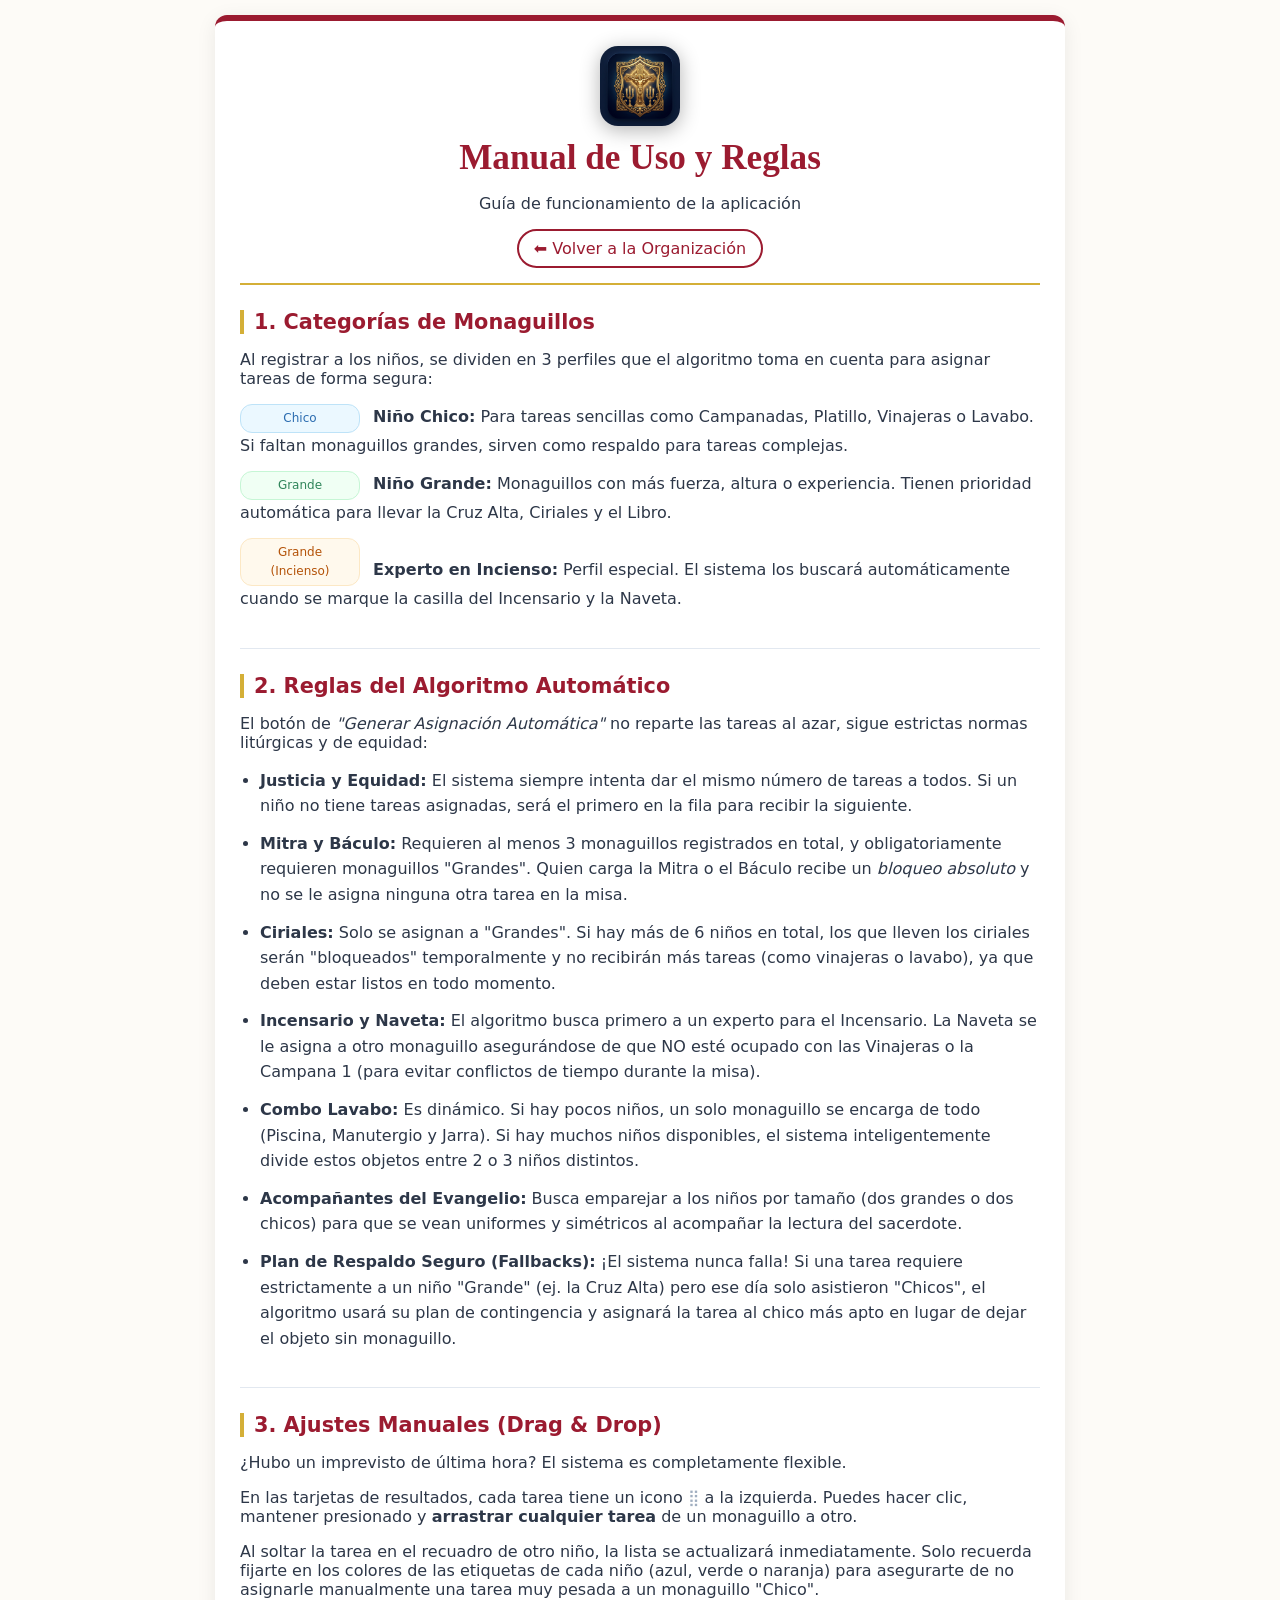
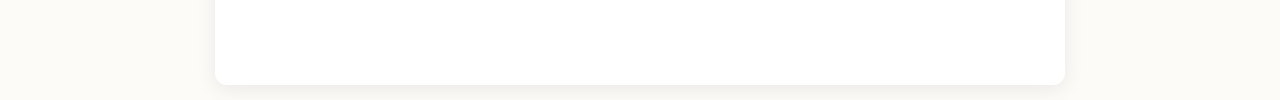
<file: reglas.html>
<!DOCTYPE html>
<html lang="es">
<head>
    <meta charset="UTF-8">
    <meta name="viewport" content="width=device-width, initial-scale=1.0">
    <title>Manual y Reglas - Organizador de Monaguillos</title>
    <link rel="stylesheet" href="style.css">
    
    <!-- PWA Meta Tags -->
    <meta name="theme-color" content="#9B1B30">
    <link rel="icon" type="image/png" href="logo.png">
    <link rel="apple-touch-icon" href="icon-192.png">
    <style>
        .rule-list { list-style-type: disc; padding-left: 20px; line-height: 1.6; }
        .rule-list li { margin-bottom: 12px; }
        .badge-preview { font-size: 0.75rem; padding: 4px 8px; border-radius: 12px; font-weight: 500; display: inline-block; margin-right: 8px; width: 120px; text-align: center;}
        .badge-chico { background-color: #ebf8ff; color: #2b6cb0; border: 1px solid #bee3f8; }
        .badge-grande { background-color: #f0fff4; color: #2f855a; border: 1px solid #c6f6d5; }
        .badge-expert { background-color: #fff9ed; color: #b45309; border: 1px solid #fce8c5; }
    </style>
</head>
<body>
<div class="container">
    <div class="header">
        <div style="display: flex; align-items: center; justify-content: center; margin-bottom: 12px;">
            <img src="logo.png" alt="Logo Organizador de Monaguillos" style="width: 80px; height: 80px; border-radius: 18px; box-shadow: 0 4px 20px rgba(0,0,0,0.3); object-fit: cover;">
        </div>
        <h1>Manual de Uso y Reglas</h1>
        <p>Guía de funcionamiento de la aplicación</p>
        <div style="margin-top: 15px;">
            <a href="index.html" class="btn-outline" style="text-decoration: none; display: inline-block; padding: 8px 15px; border-radius: 20px;">⬅ Volver a la Organización</a>
        </div>
    </div>

    <div class="section">
        <h2>1. Categorías de Monaguillos</h2>
        <p style="margin-bottom: 15px;">Al registrar a los niños, se dividen en 3 perfiles que el algoritmo toma en cuenta para asignar tareas de forma segura:</p>
        <ul class="rule-list" style="list-style-type: none; padding-left: 0;">
            <li><span class="badge-preview badge-chico">Chico</span> <strong>Niño Chico:</strong> Para tareas sencillas como Campanadas, Platillo, Vinajeras o Lavabo. Si faltan monaguillos grandes, sirven como respaldo para tareas complejas.</li>
            <li><span class="badge-preview badge-grande">Grande</span> <strong>Niño Grande:</strong> Monaguillos con más fuerza, altura o experiencia. Tienen prioridad automática para llevar la Cruz Alta, Ciriales y el Libro.</li>
            <li><span class="badge-preview badge-expert">Grande (Incienso)</span> <strong>Experto en Incienso:</strong> Perfil especial. El sistema los buscará automáticamente cuando se marque la casilla del Incensario y la Naveta.</li>
        </ul>
    </div>

    <div class="section">
        <h2>2. Reglas del Algoritmo Automático</h2>
        <p style="margin-bottom: 15px;">El botón de <em>"Generar Asignación Automática"</em> no reparte las tareas al azar, sigue estrictas normas litúrgicas y de equidad:</p>
        <ul class="rule-list">
            <li><strong>Justicia y Equidad:</strong> El sistema siempre intenta dar el mismo número de tareas a todos. Si un niño no tiene tareas asignadas, será el primero en la fila para recibir la siguiente.</li>
            <li><strong>Mitra y Báculo:</strong> Requieren al menos 3 monaguillos registrados en total, y obligatoriamente requieren monaguillos "Grandes". Quien carga la Mitra o el Báculo recibe un <em>bloqueo absoluto</em> y no se le asigna ninguna otra tarea en la misa.</li>
            <li><strong>Ciriales:</strong> Solo se asignan a "Grandes". Si hay más de 6 niños en total, los que lleven los ciriales serán "bloqueados" temporalmente y no recibirán más tareas (como vinajeras o lavabo), ya que deben estar listos en todo momento.</li>
            <li><strong>Incensario y Naveta:</strong> El algoritmo busca primero a un experto para el Incensario. La Naveta se le asigna a otro monaguillo asegurándose de que NO esté ocupado con las Vinajeras o la Campana 1 (para evitar conflictos de tiempo durante la misa).</li>
            <li><strong>Combo Lavabo:</strong> Es dinámico. Si hay pocos niños, un solo monaguillo se encarga de todo (Piscina, Manutergio y Jarra). Si hay muchos niños disponibles, el sistema inteligentemente divide estos objetos entre 2 o 3 niños distintos.</li>
            <li><strong>Acompañantes del Evangelio:</strong> Busca emparejar a los niños por tamaño (dos grandes o dos chicos) para que se vean uniformes y simétricos al acompañar la lectura del sacerdote.</li>
            <li><strong>Plan de Respaldo Seguro (Fallbacks):</strong> ¡El sistema nunca falla! Si una tarea requiere estrictamente a un niño "Grande" (ej. la Cruz Alta) pero ese día solo asistieron "Chicos", el algoritmo usará su plan de contingencia y asignará la tarea al chico más apto en lugar de dejar el objeto sin monaguillo.</li>
        </ul>
    </div>

    <div class="section" style="border: none;">
        <h2>3. Ajustes Manuales (Drag & Drop)</h2>
        <p>¿Hubo un imprevisto de última hora? El sistema es completamente flexible.</p>
        <p>En las tarjetas de resultados, cada tarea tiene un icono <span style="color: #a0aec0;">⣿</span> a la izquierda. Puedes hacer clic, mantener presionado y <strong>arrastrar cualquier tarea</strong> de un monaguillo a otro.</p>
        <p>Al soltar la tarea en el recuadro de otro niño, la lista se actualizará inmediatamente. Solo recuerda fijarte en los colores de las etiquetas de cada niño (azul, verde o naranja) para asegurarte de no asignarle manualmente una tarea muy pesada a un monaguillo "Chico".</p>
    </div>
</div>

<!-- Registro del Service Worker para funcionamiento Offline y Actualización Automática -->
<script>
  if ('serviceWorker' in navigator) {
    window.addEventListener('load', () => {
      navigator.serviceWorker.register('./sw.js')
        .then(reg => console.log('Service Worker registrado correctamente'))
        .catch(err => console.log('Error al registrar Service Worker:', err));
    });

    let refreshing = false;
    navigator.serviceWorker.addEventListener('controllerchange', () => {
      if (!refreshing) {
        refreshing = true;
        window.location.reload();
      }
    });
  }
</script>
</body>
</html>
</file>
<file: style.css>
:root {
    --primary: #9B1B30;
    --primary-hover: #7a1526;
    --accent: #D4AF37;
    --surface: #ffffff;
    --background: #fdfbf7;
    --text: #2d3748;
    --border: #e2e8f0;
}

* { box-sizing: border-box; }

body {
    font-family: 'Segoe UI', system-ui, sans-serif;
    background-color: var(--background);
    color: var(--text);
    margin: 0;
    padding: 15px;
    display: flex;
    justify-content: center;
}

.container {
    max-width: 850px;
    width: 100%;
    background: var(--surface);
    padding: 25px;
    border-radius: 12px;
    box-shadow: 0 4px 20px rgba(0, 0, 0, 0.08);
    border-top: 6px solid var(--primary);
}

.header {
    text-align: center;
    border-bottom: 2px solid var(--accent);
    padding-bottom: 15px;
    margin-bottom: 25px;
}

h1 {
    color: var(--primary);
    margin: 0 0 10px 0;
    font-family: 'Georgia', serif;
    font-size: 2.2rem;
}

h2 {
    color: var(--primary);
    font-size: 1.3rem;
    border-left: 4px solid var(--accent);
    padding-left: 10px;
    margin-bottom: 15px;
}

h3 { font-size: 1rem; color: #4a5568; margin-bottom: 10px; }

.section {
    margin-bottom: 25px;
    padding-bottom: 20px;
    border-bottom: 1px solid var(--border);
}

.form-group { display: flex; gap: 10px; flex-wrap: wrap; margin-top: 10px;}

input[type="text"], select {
    flex: 1;
    min-width: 150px;
    padding: 12px;
    border-radius: 8px;
    border: 1px solid var(--border);
    font-size: 1rem;
}

input[type="number"] {
    width: 60px;
    padding: 8px;
    border-radius: 6px;
    border: 1px solid var(--border);
}

button {
    padding: 12px 20px;
    border-radius: 8px;
    border: none;
    font-weight: bold;
    font-size: 1rem;
    cursor: pointer;
    transition: all 0.2s;
}

.btn-primary, button {
    background-color: var(--primary);
    color: white;
}
.btn-primary:hover, button:hover { background-color: var(--primary-hover); }

.btn-outline {
    background-color: transparent;
    color: var(--primary);
    border: 2px solid var(--primary);
}
.btn-outline:hover {
    background-color: var(--primary);
    color: white;
}

.quick-add {
    background: #fff9ed;
    border: 1px solid #fce8c5;
    padding: 15px;
    border-radius: 8px;
    margin-bottom: 20px;
}

.btn-group { display: flex; gap: 10px; flex-wrap: wrap; }

.grid-checkboxes {
    display: grid;
    grid-template-columns: repeat(auto-fill, minmax(280px, 1fr));
    gap: 15px;
}

.obj-item {
    display: flex;
    align-items: center;
    gap: 10px;
    background: #f8fafc;
    padding: 12px;
    border-radius: 8px;
    border: 1px solid var(--border);
}

.obj-item input[type="checkbox"] { width: 18px; height: 18px; accent-color: var(--primary); flex-shrink: 0; }

.lit-icon {
    width: 28px;
    height: 28px;
    flex-shrink: 0;
    color: var(--accent); 
}

.obj-item:has(input[id$="Libro"]),
.obj-item:has(input[id$="IncensarioNaveta"]),
.obj-item:has(input[id$="Ciriales"]) {
    border-left: 4px solid var(--primary);
}

.obj-item:has(input[id$="Libro"]) .lit-icon,
.obj-item:has(input[id$="IncensarioNaveta"]) .lit-icon,
.obj-item:has(input[id$="Ciriales"]) .lit-icon {
    color: var(--primary);
}

#kidsList { margin-top: 15px; display: flex; flex-wrap: wrap; gap: 10px; }

.kid-tag {
    display: inline-flex;
    align-items: center;
    background: #fff5f5;
    color: var(--primary);
    border: 1px solid #fed7d7;
    padding: 8px 15px;
    border-radius: 20px;
    font-weight: 500;
}

.kid-tag.expert {
    background: #fff9ed;
    border-color: #fce8c5;
    color: #b45309;
}

.results-grid {
    display: grid;
    grid-template-columns: 1fr;
    gap: 15px;
}

@media (min-width: 600px) {
    .results-grid { grid-template-columns: repeat(2, 1fr); }
}

.result-card {
    background: white;
    border: 1px solid var(--border);
    border-radius: 8px;
    padding: 15px;
    box-shadow: 0 2px 6px rgba(0,0,0,0.04);
    border-left: 4px solid var(--accent);
}

.result-card-title {
    font-weight: bold;
    color: var(--primary);
    font-size: 1.1rem;
    margin-bottom: 8px;
    border-bottom: 1px solid var(--border);
    padding-bottom: 5px;
}

.result-card-tasks {
    color: #4a5568;
    line-height: 1.5;
}

@media (max-width: 500px) {
    .form-group, .btn-group { flex-direction: column; }
    button, .btn-outline { width: 100%; }
}

/* Drag and Drop Styles */
.task-dropzone {
    margin: 0;
    padding: 10px;
    min-height: 50px;
    list-style-type: none;
    background: #fdfbf7;
    border: 2px dashed transparent;
    border-radius: 8px;
    transition: all 0.2s ease;
}

.task-dropzone.drag-over {
    background: #f1f5f9;
    border-color: var(--primary);
}

.draggable-task {
    background: white;
    border: 1px solid var(--border);
    padding: 8px 12px;
    margin-bottom: 8px;
    border-radius: 6px;
    box-shadow: 0 1px 3px rgba(0,0,0,0.05);
    display: flex;
    align-items: center;
    transition: transform 0.1s;
}

.draggable-task:active {
    transform: scale(0.98);
    box-shadow: 0 2px 8px rgba(0,0,0,0.1);
}

.draggable-task:last-child {
    margin-bottom: 0;
}

.empty-task-placeholder {
    color: #a0aec0;
    text-align: center;
    padding: 10px;
    font-size: 0.9rem;
}
</file>
